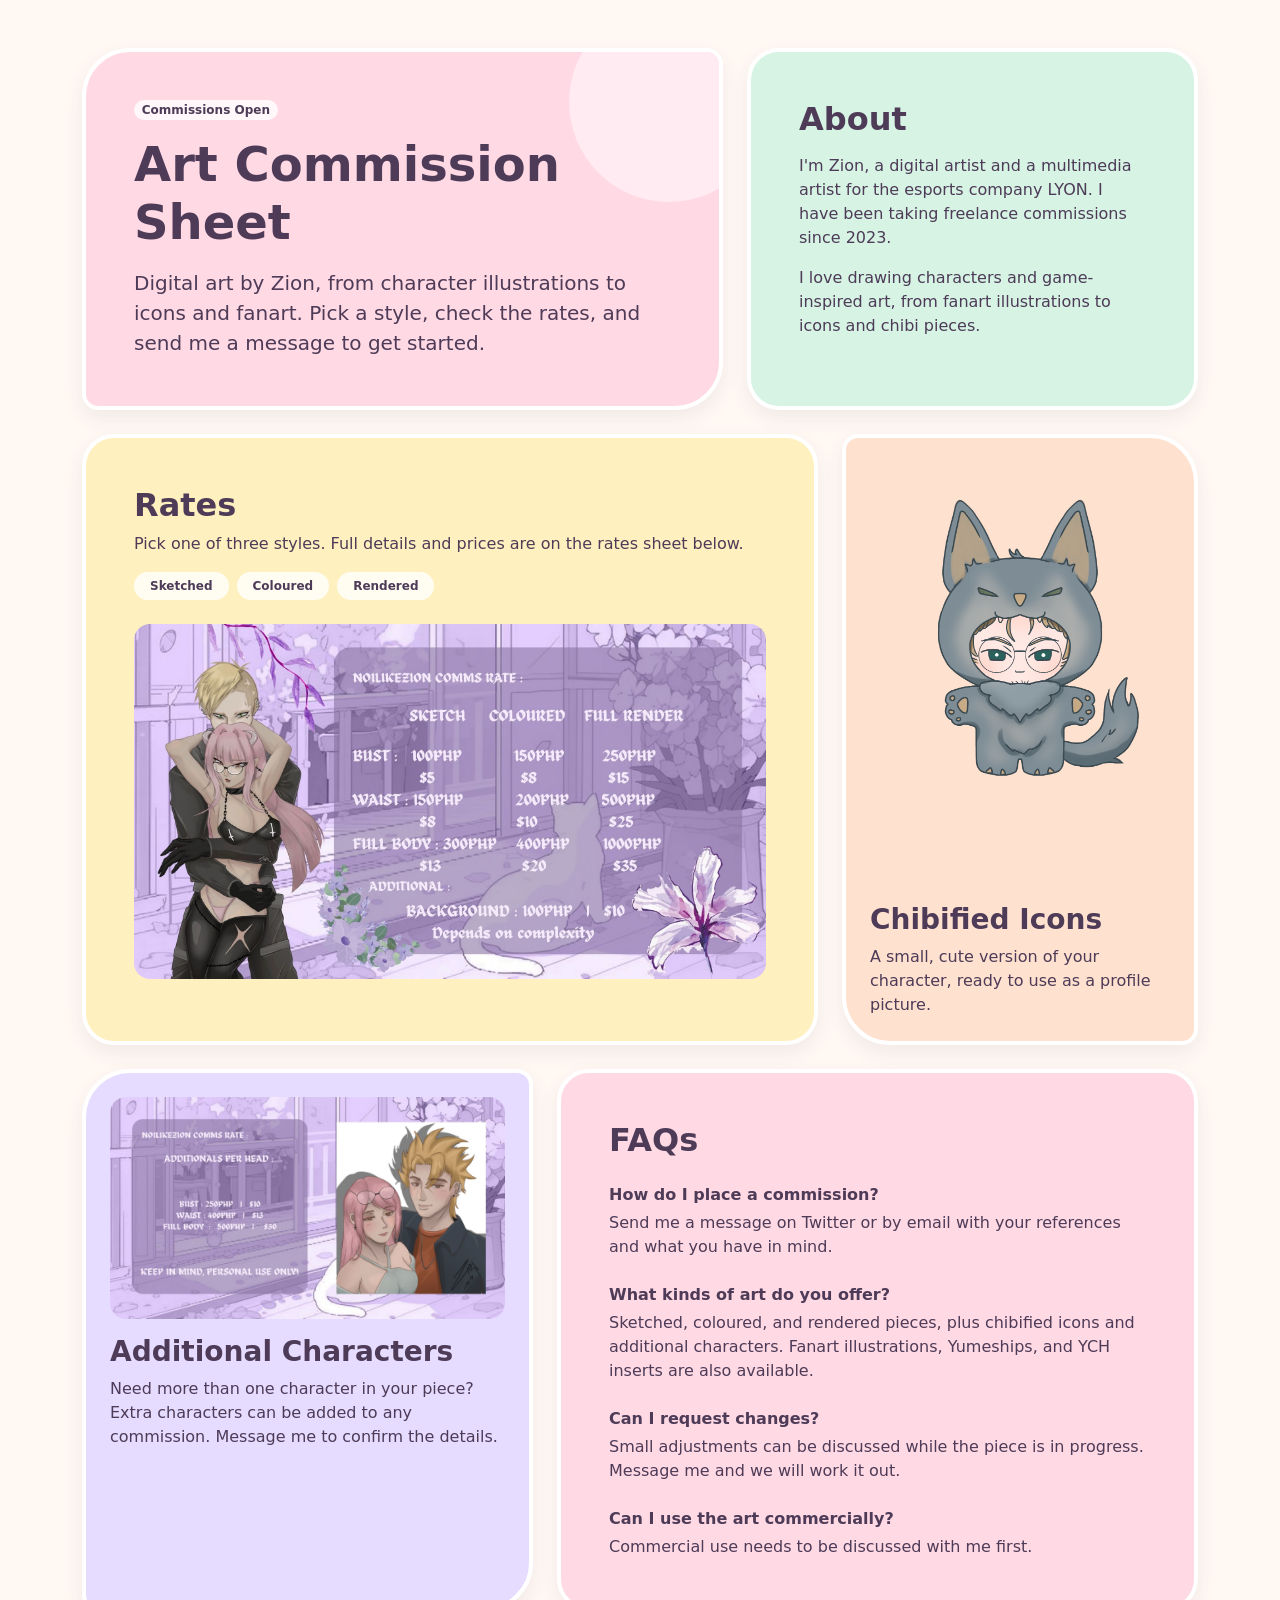
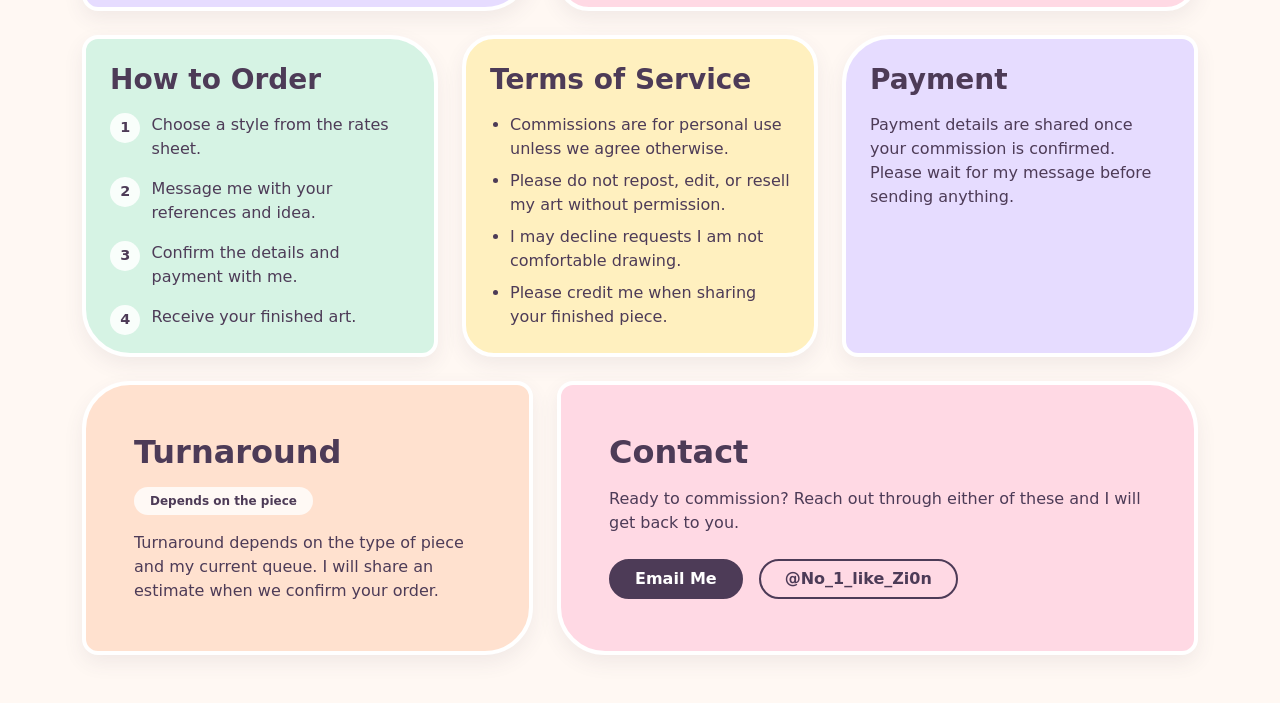
<file: bento-layout/index.html>
<!DOCTYPE html>
<html lang="en">
<head>
  <meta charset="UTF-8">
  <meta name="viewport" content="width=device-width, initial-scale=1">
  <title>Art Commission Sheet</title>
  <link href="https://cdn.jsdelivr.net/npm/bootstrap@5.3.3/dist/css/bootstrap.min.css" rel="stylesheet">
  <link href="media/css/style.css" rel="stylesheet">
</head>
<body>

  <main class="container py-5">
    <div class="row g-4">

      <!-- Title -->
      <div class="col-12 col-md-7">
        <section class="tile tile-pink tile-title leaf-a h-100 p-4 p-md-5 d-flex flex-column justify-content-center">
          <span class="badge tag rounded-pill align-self-start mb-3">Commissions Open</span>
          <h1 class="display-5 fw-bold mb-3">Art Commission Sheet</h1>
          <p class="fs-5 mb-0">Digital art by Zion, from character illustrations to icons and fanart. Pick a style, check the rates, and send me a message to get started.</p>
        </section>
      </div>

      <!-- About -->
      <div class="col-12 col-md-5">
        <section class="tile tile-mint h-100 p-4 p-md-5">
          <h2 class="fw-bold mb-3">About</h2>
          <p>I'm Zion, a digital artist and a multimedia artist for the esports company LYON. I have been taking freelance commissions since 2023.</p>
          <p class="mb-0">I love drawing characters and game-inspired art, from fanart illustrations to icons and chibi pieces.</p>
        </section>
      </div>

      <!-- Rates -->
      <div class="col-12 col-md-8">
        <section class="tile tile-butter h-100 p-4 p-md-5">
          <h2 class="fw-bold mb-2">Rates</h2>
          <p class="mb-3">Pick one of three styles. Full details and prices are on the rates sheet below.</p>
          <div class="d-flex flex-wrap gap-2 mb-4">
            <span class="badge tag rounded-pill px-3 py-2">Sketched</span>
            <span class="badge tag rounded-pill px-3 py-2">Coloured</span>
            <span class="badge tag rounded-pill px-3 py-2">Rendered</span>
          </div>
          <img src="media/images/Rates.jpg" class="img-fluid w-100 rounded-4" alt="Commission rates for sketched, coloured, and rendered pieces">
        </section>
      </div>

      <!-- Chibified Icons -->
      <div class="col-12 col-md-4">
        <section class="tile tile-peach leaf-b h-100 p-4">
          <img src="media/images/Chibi.jpg" class="img-fluid w-100 rounded-4 mb-3" alt="Chibified icons example sheet">
          <h2 class="h3 fw-bold mb-2">Chibified Icons</h2>
          <p class="mb-0">A small, cute version of your character, ready to use as a profile picture.</p>
        </section>
      </div>

      <!-- Additional Characters -->
      <div class="col-12 col-md-5">
        <section class="tile tile-lavender leaf-a h-100 p-4">
          <img src="media/images/Additional.jpg" class="img-fluid w-100 rounded-4 mb-3" alt="Additional characters example sheet">
          <h2 class="h3 fw-bold mb-2">Additional Characters</h2>
          <p class="mb-0">Need more than one character in your piece? Extra characters can be added to any commission. Message me to confirm the details.</p>
        </section>
      </div>

      <!-- FAQs -->
      <div class="col-12 col-md-7">
        <section class="tile tile-pink h-100 p-4 p-md-5">
          <h2 class="fw-bold mb-4">FAQs</h2>

          <p class="faq-question mb-1">How do I place a commission?</p>
          <p class="mb-4">Send me a message on Twitter or by email with your references and what you have in mind.</p>

          <p class="faq-question mb-1">What kinds of art do you offer?</p>
          <p class="mb-4">Sketched, coloured, and rendered pieces, plus chibified icons and additional characters. Fanart illustrations, Yumeships, and YCH inserts are also available.</p>

          <p class="faq-question mb-1">Can I request changes?</p>
          <p class="mb-4">Small adjustments can be discussed while the piece is in progress. Message me and we will work it out.</p>

          <p class="faq-question mb-1">Can I use the art commercially?</p>
          <p class="mb-0">Commercial use needs to be discussed with me first.</p>
        </section>
      </div>

      <!-- How to Order -->
      <div class="col-12 col-md-4">
        <section class="tile tile-mint leaf-b h-100 p-4">
          <h2 class="h3 fw-bold mb-3">How to Order</h2>
          <ol class="steps">
            <li>Choose a style from the rates sheet.</li>
            <li>Message me with your references and idea.</li>
            <li>Confirm the details and payment with me.</li>
            <li>Receive your finished art.</li>
          </ol>
        </section>
      </div>

      <!-- Terms of Service -->
      <div class="col-12 col-md-4">
        <section class="tile tile-butter h-100 p-4">
          <h2 class="h3 fw-bold mb-3">Terms of Service</h2>
          <ul class="terms mb-0">
            <li class="mb-2">Commissions are for personal use unless we agree otherwise.</li>
            <li class="mb-2">Please do not repost, edit, or resell my art without permission.</li>
            <li class="mb-2">I may decline requests I am not comfortable drawing.</li>
            <li>Please credit me when sharing your finished piece.</li>
          </ul>
        </section>
      </div>

      <!-- Payment -->
      <div class="col-12 col-md-4">
        <section class="tile tile-lavender leaf-a h-100 p-4">
          <h2 class="h3 fw-bold mb-3">Payment</h2>
          <p class="mb-0">Payment details are shared once your commission is confirmed. Please wait for my message before sending anything.</p>
        </section>
      </div>

      <!-- Turnaround -->
      <div class="col-12 col-md-5">
        <section class="tile tile-peach leaf-a h-100 p-4 p-md-5">
          <h2 class="fw-bold mb-3">Turnaround</h2>
          <span class="badge tag rounded-pill align-self-start px-3 py-2 mb-3">Depends on the piece</span>
          <p class="mb-0">Turnaround depends on the type of piece and my current queue. I will share an estimate when we confirm your order.</p>
        </section>
      </div>

      <!-- Contact -->
      <div class="col-12 col-md-7">
        <section class="tile tile-pink leaf-b h-100 p-4 p-md-5">
          <h2 class="fw-bold mb-3">Contact</h2>
          <p class="mb-4">Ready to commission? Reach out through either of these and I will get back to you.</p>
          <div class="d-flex flex-wrap gap-3">
            <a href="mailto:no.one.like.zxxn@gmail.com" class="btn btn-plum rounded-pill px-4">Email Me</a>
            <a href="https://twitter.com/No_1_like_Zi0n" target="_blank" rel="noopener" class="btn btn-plum-outline rounded-pill px-4">@No_1_like_Zi0n</a>
          </div>
        </section>
      </div>

    </div>
  </main>

</body>
</html>
</file>
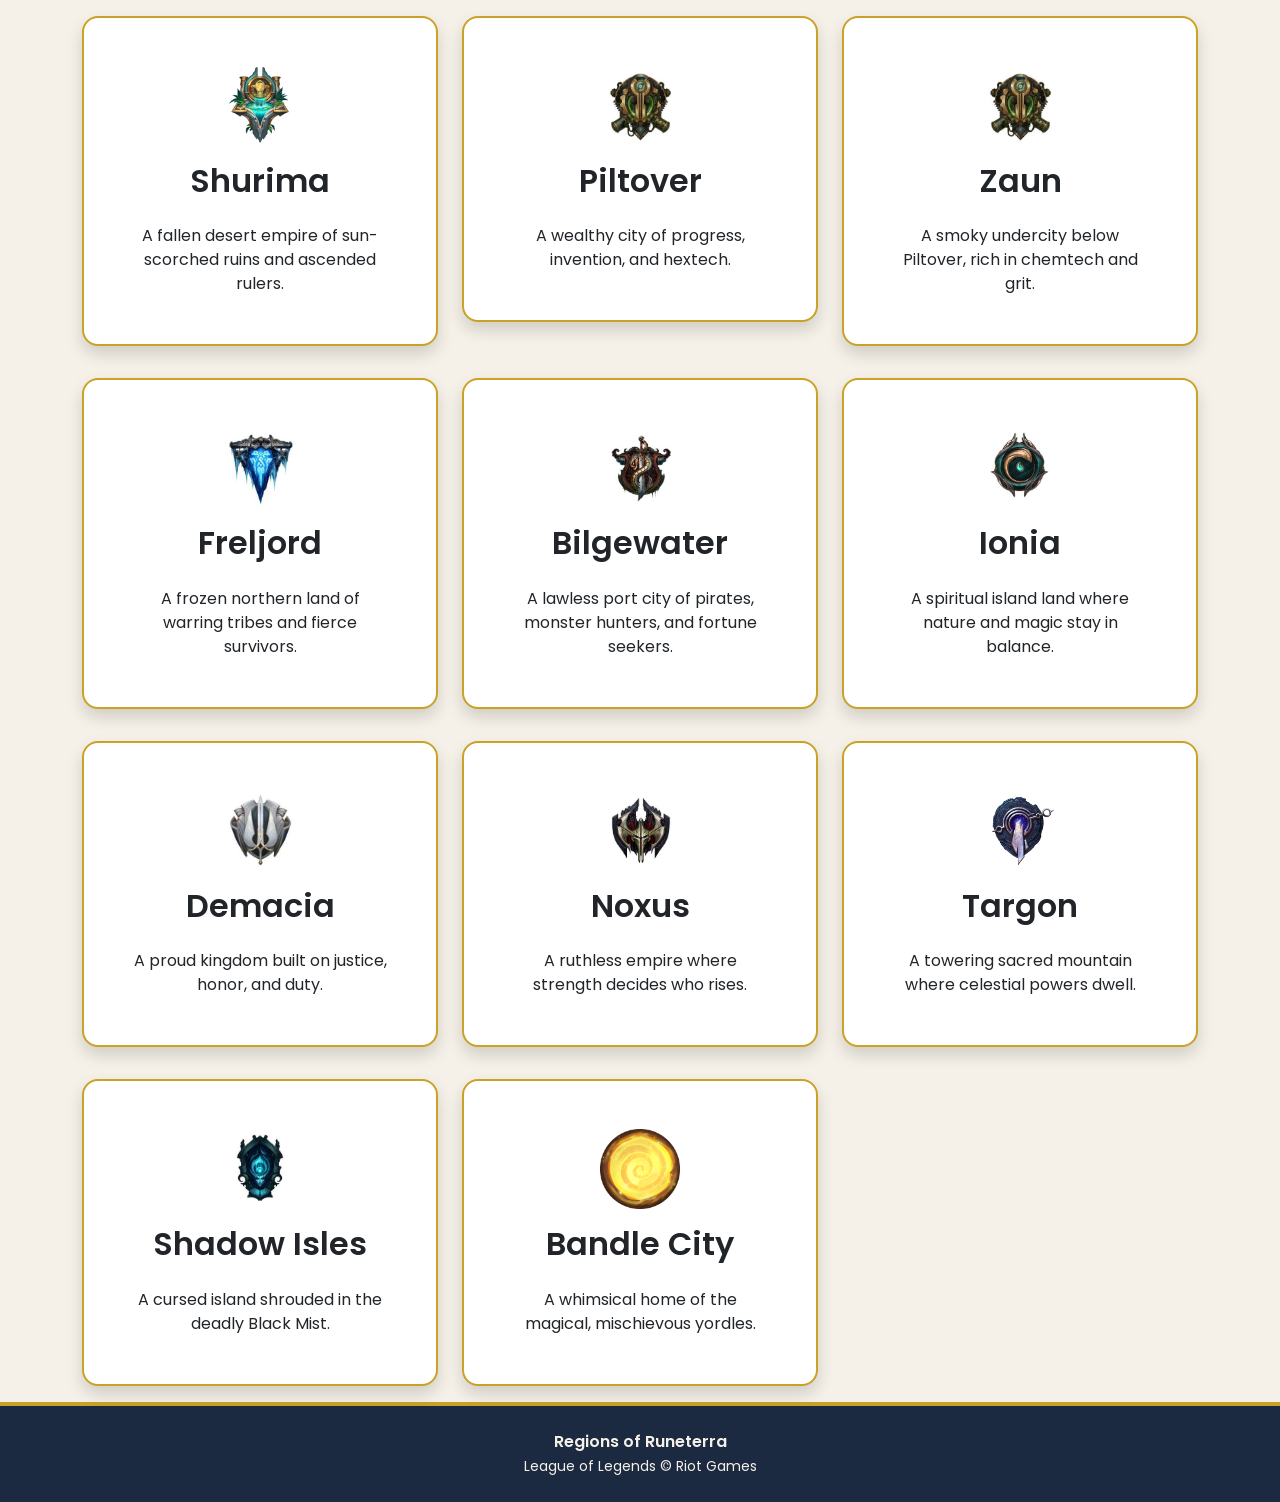
<file: json/index.html>
<!doctype html>
<html lang="en">
 
<head>
  <meta charset="utf-8">
  <meta name="viewport" content="width=device-width, initial-scale=1">
  <title>Json</title>
  <link rel="preconnect" href="https://fonts.googleapis.com">
  <link rel="preconnect" href="https://fonts.gstatic.com" crossorigin>
  <link href="https://fonts.googleapis.com/css2?family=Poppins:wght@400;600&display=swap" rel="stylesheet">
  <link href="https://cdn.jsdelivr.net/npm/bootstrap@5.3.8/dist/css/bootstrap.min.css" rel="stylesheet"
    integrity="sha384-sRIl4kxILFvY47J16cr9ZwB07vP4J8+LH7qKQnuqkuIAvNWLzeN8tE5YBujZqJLB" crossorigin="anonymous">
  <style>
    body {
      font-family: "Poppins", sans-serif;
      background-color: #f5f1e8;
      color: #1b2a41;
    }
 
    .card {
      background-color: #ffffff;
      border: 2px solid #c9a227 !important;
    }
 
    .region-img {
      width: 80px;
      height: 80px;
      object-fit: contain;
    }
 
    footer {
      background-color: #1b2a41;
      color: #f5f1e8;
      border-top: 4px solid #c9a227;
    }
  </style>
</head>
 
<body class="d-flex flex-column min-vh-100">
  <div class="container">
    <div class="row" id="json">
 
    </div>
  </div>
 
  <footer class="mt-auto py-4 text-center">
    <div class="container">
      <div class="fw-semibold">Regions of Runeterra</div>
      <small>League of Legends &copy; Riot Games</small>
    </div>
  </footer>
 
  <script src="https://cdn.jsdelivr.net/npm/bootstrap@5.3.8/dist/js/bootstrap.bundle.min.js"
    integrity="sha384-FKyoEForCGlyvwx9Hj09JcYn3nv7wiPVlz7YYwJrWVcXK/BmnVDxM+D2scQbITxI"
    crossorigin="anonymous"></script>
  <script>
    /*
        source for the regions' logos
      - Riot Games, Regions of Runeterra:
        https://support.riotgames.com/legends-of-runeterra/gameplay/regions-of-runeterra
    */
    var regions = [
      {
        name: "Shurima",
        description: "A fallen desert empire of sun-scorched ruins and ascended rulers.",
        image: "shurima"
      },
      {
        name: "Piltover",
        description: "A wealthy city of progress, invention, and hextech.",
        image: "piltover"
      },
      {
        name: "Zaun",
        description: "A smoky undercity below Piltover, rich in chemtech and grit.",
        image: "zaun"
      },
      {
        name: "Freljord",
        description: "A frozen northern land of warring tribes and fierce survivors.",
        image: "freljord"
      },
      {
        name: "Bilgewater",
        description: "A lawless port city of pirates, monster hunters, and fortune seekers.",
        image: "bilgewater"
      },
      {
        name: "Ionia",
        description: "A spiritual island land where nature and magic stay in balance.",
        image: "ionia"
      },
      {
        name: "Demacia",
        description: "A proud kingdom built on justice, honor, and duty.",
        image: "demacia"
      },
      {
        name: "Noxus",
        description: "A ruthless empire where strength decides who rises.",
        image: "noxus"
      },
      {
        name: "Targon",
        description: "A towering sacred mountain where celestial powers dwell.",
        image: "targon"
      },
      {
        name: "Shadow Isles",
        description: "A cursed island shrouded in the deadly Black Mist.",
        image: "shadow"
      },
      {
        name: "Bandle City",
        description: "A whimsical home of the magical, mischievous yordles.",
        image: "bandle"
      },
    ]
 
 
    var el_json = document.getElementById("json");
 
    for (var i = 0; i < regions.length; i++) {
      el_json.innerHTML += `
        <div class="col-12 col-md-6 col-lg-4">
          <div class="card p-5 my-3 shadow rounded-4 text-center">
            <img class="region-img mx-auto mb-3" src="images/` + regions[i].image + `.png" alt= "` + regions[i].name + ` logo">
            <div class="h2 fw-semibold">
              ` + regions[i].name + `
            </div>
            <div class="mt-3">
              ` + regions[i].description + `
            </div>
          </div>
        </div>
      `;
    }
  </script>
</body>

</html>
</file>
<file: bento-layout/media/css/style.css>
:root {
  --cream: #fff8f3;
  --ink: #4d3b57;
  --pink: #ffd9e4;
  --lavender: #e6dcff;
  --mint: #d6f3e4;
  --butter: #fff0bf;
  --peach: #ffe1cf;
}

body {
  background: var(--cream);
  color: var(--ink);
  font-family: "Nunito", "Quicksand", "Segoe UI", system-ui, sans-serif;
}

.tile {
  border: 4px solid #fff;
  border-radius: 2rem;
  box-shadow: 0 0.5rem 1.25rem rgba(77, 59, 87, 0.08);
  transition: transform 0.25s ease, box-shadow 0.25s ease;
}

.tile:hover {
  transform: translateY(-4px);
  box-shadow: 0 0.9rem 1.6rem rgba(77, 59, 87, 0.14);
}

.tile-pink     { background: var(--pink); }
.tile-lavender { background: var(--lavender); }
.tile-mint     { background: var(--mint); }
.tile-butter   { background: var(--butter); }
.tile-peach    { background: var(--peach); }

.leaf-a { border-radius: 3rem 1rem 3rem 1rem; }
.leaf-b { border-radius: 1rem 3rem 1rem 3rem; }

.tile-title {
  position: relative;
  overflow: hidden;
}

.tile-title::after {
  content: "";
  position: absolute;
  top: -50px;
  right: -50px;
  width: 200px;
  height: 200px;
  border-radius: 50%;
  background: rgba(255, 255, 255, 0.45);
}

.tile-title > * {
  position: relative;
  z-index: 1;
}

.tag {
  background: rgba(255, 255, 255, 0.8);
  color: var(--ink);
  font-weight: 700;
}

.faq-question {
  font-weight: 800;
}

.steps {
  list-style: none;
  counter-reset: step;
  padding: 0;
  margin: 0;
}

.steps li {
  position: relative;
  counter-increment: step;
  padding-left: 2.6rem;
  margin-bottom: 1rem;
}

.steps li:last-child { margin-bottom: 0; }

.steps li::before {
  content: counter(step);
  position: absolute;
  top: 0;
  left: 0;
  display: flex;
  align-items: center;
  justify-content: center;
  width: 1.9rem;
  height: 1.9rem;
  border-radius: 50%;
  background: rgba(255, 255, 255, 0.85);
  font-size: 0.9rem;
  font-weight: 800;
}

.terms {
  padding-left: 1.25rem;
}

.terms li::marker {
  color: var(--ink);
}

.btn-plum,
.btn-plum-outline {
  border: 2px solid var(--ink);
  font-weight: 700;
  transition: background 0.2s, color 0.2s, transform 0.2s;
}

.btn-plum {
  background: var(--ink);
  color: #fff;
}

.btn-plum-outline {
  background: transparent;
  color: var(--ink);
}

.btn-plum:hover,
.btn-plum-outline:hover {
  transform: translateY(-2px);
}

.btn-plum:hover {
  background: transparent;
  color: var(--ink);
}

.btn-plum-outline:hover {
  background: var(--ink);
  color: #fff;
}
</file>
